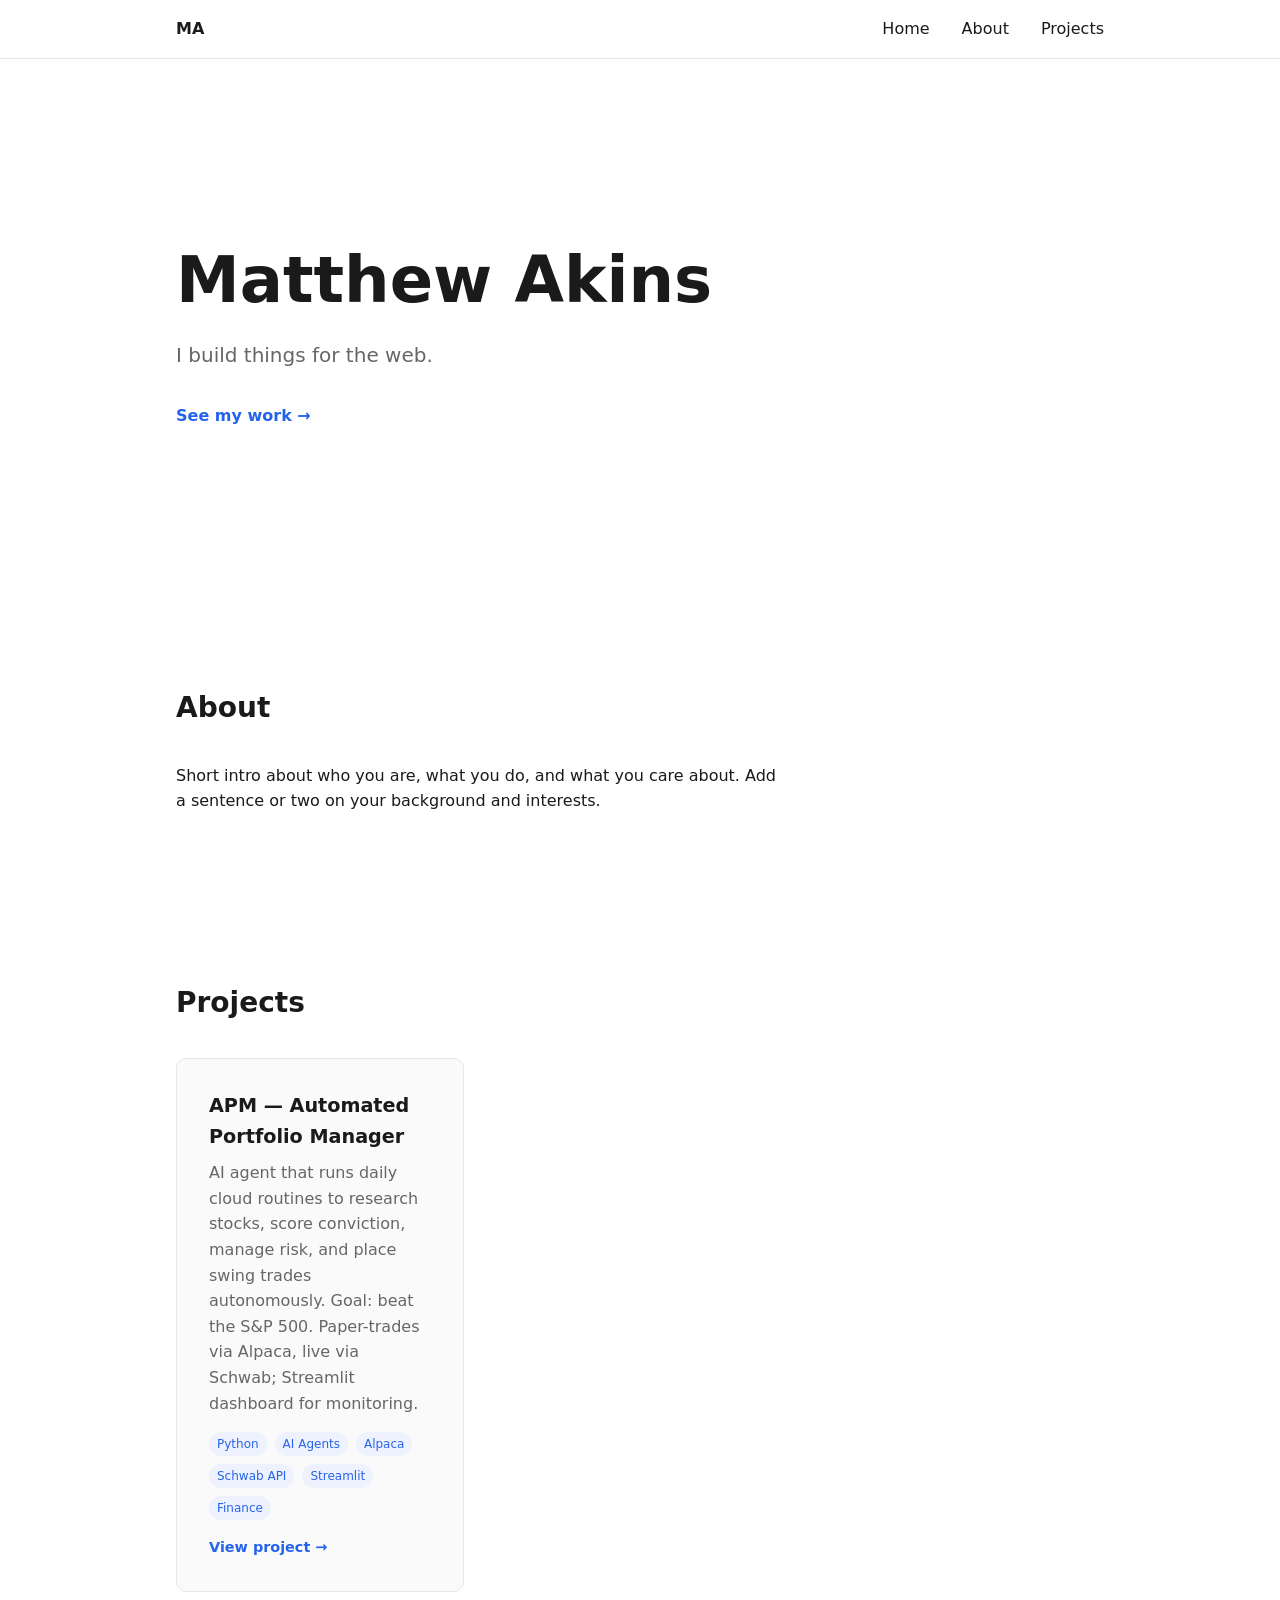
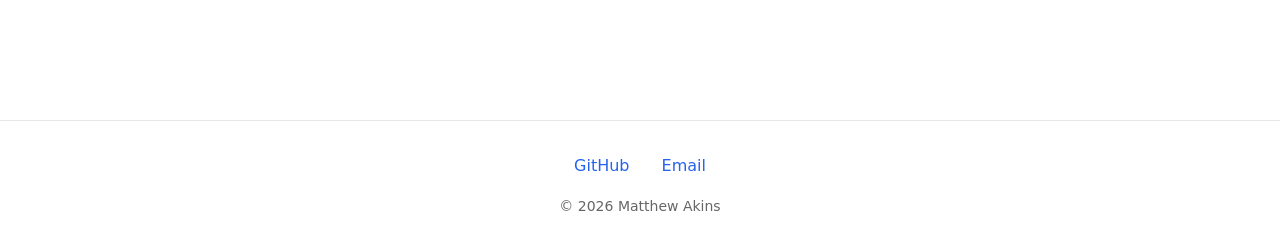
<file: index.html>
<!DOCTYPE html>
<html lang="en">
<head>
  <meta charset="UTF-8" />
  <meta name="viewport" content="width=device-width, initial-scale=1.0" />
  <title>Matthew Akins — Projects</title>
  <meta name="description" content="Personal project showcase of Matthew Akins." />
  <link rel="stylesheet" href="styles.css" />
</head>
<body>
  <header class="site-header">
    <nav class="nav">
      <a class="nav__brand" href="#home">MA</a>
      <ul class="nav__links">
        <li><a href="#home">Home</a></li>
        <li><a href="#about">About</a></li>
        <li><a href="#projects">Projects</a></li>
      </ul>
    </nav>
  </header>

  <main>
    <section id="home" class="hero">
      <h1 class="hero__name">Matthew Akins</h1>
      <p class="hero__tagline">I build things for the web. <!-- one-liner placeholder --></p>
      <a class="hero__cta" href="#projects">See my work →</a>
    </section>

    <section id="about" class="about">
      <h2 class="section__title">About</h2>
      <p class="about__text">
        <!-- About placeholder — replace with real bio. -->
        Short intro about who you are, what you do, and what you care about.
        Add a sentence or two on your background and interests.
      </p>
    </section>

    <section id="projects" class="projects">
      <h2 class="section__title">Projects</h2>
      <div id="project-grid" class="project-grid">
        <!-- Cards injected by script.js from projects.json -->
      </div>
    </section>
  </main>

  <footer class="site-footer">
    <ul class="footer__links">
      <li><a href="https://github.com/" target="_blank" rel="noopener">GitHub</a></li>
      <li><a href="mailto:matt.acorns24@gmail.com">Email</a></li>
    </ul>
    <p class="footer__note">© <span id="year"></span> Matthew Akins</p>
  </footer>

  <script src="script.js"></script>
</body>
</html>
</file>
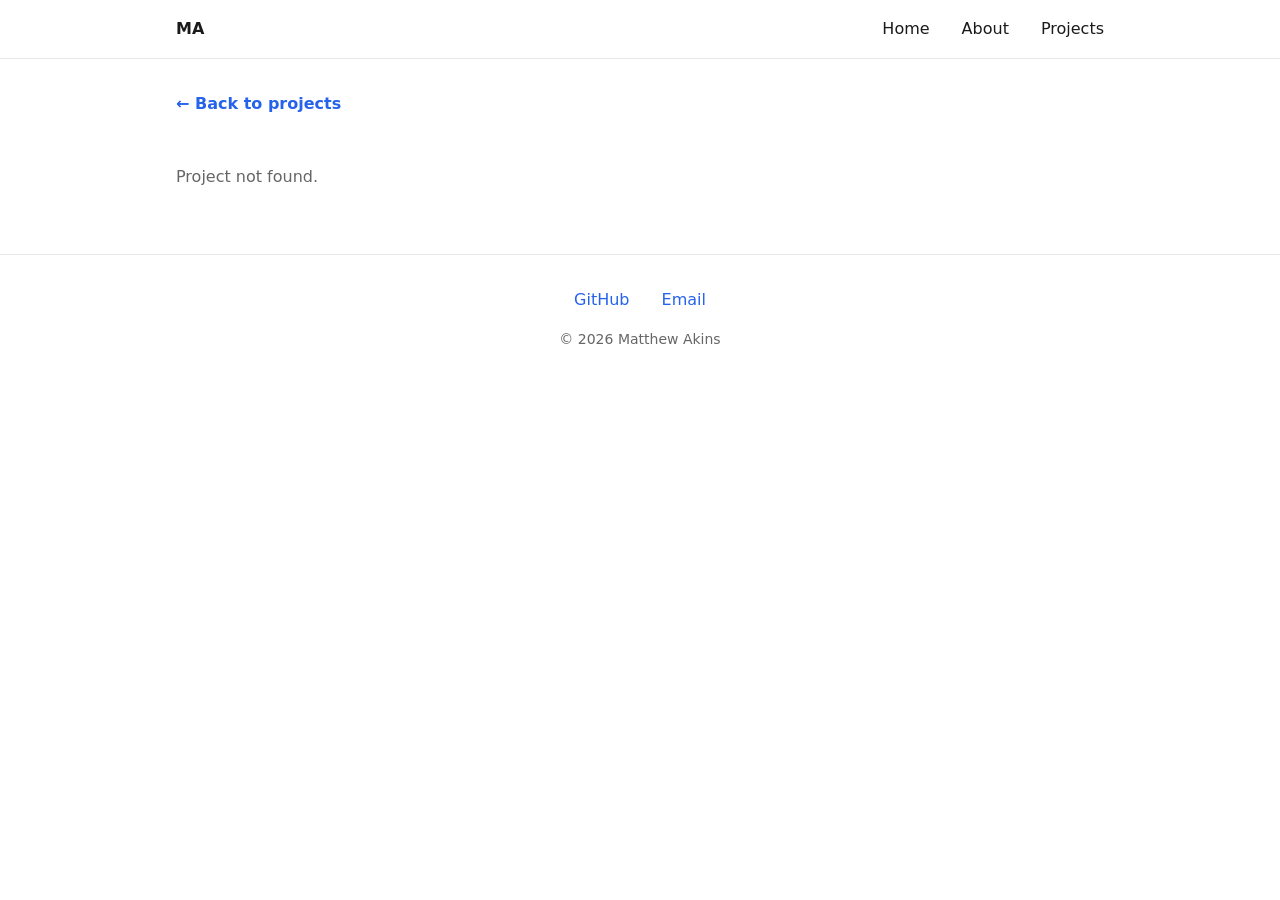
<file: project.html>
<!DOCTYPE html>
<html lang="en">
<head>
  <meta charset="UTF-8" />
  <meta name="viewport" content="width=device-width, initial-scale=1.0" />
  <title>Project — Matthew Akins</title>
  <meta name="description" content="Project detail." />
  <link rel="stylesheet" href="styles.css" />
</head>
<body>
  <header class="site-header">
    <nav class="nav">
      <a class="nav__brand" href="index.html">MA</a>
      <ul class="nav__links">
        <li><a href="index.html#home">Home</a></li>
        <li><a href="index.html#about">About</a></li>
        <li><a href="index.html#projects">Projects</a></li>
      </ul>
    </nav>
  </header>

  <main>
    <a class="detail-back" href="index.html#projects">← Back to projects</a>
    <article id="project-detail" class="detail">
      <!-- Rendered by project.js from projects/<slug>.json -->
    </article>
  </main>

  <footer class="site-footer">
    <ul class="footer__links">
      <li><a href="https://github.com/mattacorns24" target="_blank" rel="noopener">GitHub</a></li>
      <li><a href="mailto:matt.acorns24@gmail.com">Email</a></li>
    </ul>
    <p class="footer__note">© <span id="year"></span> Matthew Akins</p>
  </footer>

  <script src="project.js"></script>
</body>
</html>
</file>
<file: styles.css>
/* ===== Baseline — kept minimal; polish pass via Claude design later ===== */

:root {
  --color-bg: #ffffff;
  --color-fg: #1a1a1a;
  --color-muted: #666666;
  --color-accent: #2563eb;
  --color-border: #e5e7eb;
  --color-card: #fafafa;

  --space-sm: 0.5rem;
  --space-md: 1rem;
  --space-lg: 2rem;
  --space-xl: 4rem;

  --max-width: 960px;
  --radius: 10px;
}

* { box-sizing: border-box; }

html { scroll-behavior: smooth; }

body {
  margin: 0;
  font-family: system-ui, -apple-system, "Segoe UI", Roboto, sans-serif;
  color: var(--color-fg);
  background: var(--color-bg);
  line-height: 1.6;
}

a { color: var(--color-accent); text-decoration: none; }
a:hover { text-decoration: underline; }

/* ===== Header / nav ===== */
.site-header {
  position: sticky;
  top: 0;
  background: rgba(255, 255, 255, 0.85);
  backdrop-filter: blur(8px);
  border-bottom: 1px solid var(--color-border);
  z-index: 10;
}
.nav {
  max-width: var(--max-width);
  margin: 0 auto;
  padding: var(--space-md);
  display: flex;
  align-items: center;
  justify-content: space-between;
}
.nav__brand { font-weight: 700; color: var(--color-fg); }
.nav__links {
  list-style: none;
  display: flex;
  gap: var(--space-lg);
  margin: 0;
  padding: 0;
}
.nav__links a { color: var(--color-fg); }

/* ===== Sections ===== */
main { max-width: var(--max-width); margin: 0 auto; padding: 0 var(--space-md); }
section { padding: var(--space-xl) 0; }
.section__title { font-size: 1.75rem; margin-bottom: var(--space-lg); }

/* ===== Hero ===== */
.hero {
  min-height: 60vh;
  display: flex;
  flex-direction: column;
  justify-content: center;
}
.hero__name { font-size: clamp(2.5rem, 6vw, 4rem); margin: 0 0 var(--space-sm); }
.hero__tagline { font-size: 1.25rem; color: var(--color-muted); margin: 0 0 var(--space-lg); }
.hero__cta { font-weight: 600; }

/* ===== About ===== */
.about__text { max-width: 60ch; color: var(--color-fg); }

/* ===== Projects ===== */
.project-grid {
  display: grid;
  grid-template-columns: repeat(auto-fill, minmax(260px, 1fr));
  gap: var(--space-lg);
}
.card {
  border: 1px solid var(--color-border);
  background: var(--color-card);
  border-radius: var(--radius);
  padding: var(--space-lg);
  display: flex;
  flex-direction: column;
  gap: var(--space-sm);
}
.card {
  color: inherit;
  text-decoration: none;
  transition: transform 0.15s ease, box-shadow 0.15s ease, border-color 0.15s ease;
}
.card:hover {
  text-decoration: none;
  transform: translateY(-3px);
  box-shadow: 0 8px 24px rgba(0, 0, 0, 0.08);
  border-color: var(--color-accent);
}
.card__title { margin: 0; font-size: 1.2rem; }
.card__desc { margin: 0; color: var(--color-muted); flex-grow: 1; }
.card__tags { display: flex; flex-wrap: wrap; gap: var(--space-sm); margin-top: var(--space-sm); }
.card__tag {
  font-size: 0.75rem;
  background: #eef2ff;
  color: var(--color-accent);
  padding: 0.15rem 0.5rem;
  border-radius: 999px;
}
.card__image { width: 100%; border-radius: var(--radius); }
.card__more { margin-top: var(--space-sm); color: var(--color-accent); font-weight: 600; font-size: 0.9rem; }
.projects__empty { color: var(--color-muted); }

/* ===== Project detail page ===== */
.detail-back {
  display: inline-block;
  margin: var(--space-lg) 0;
  font-weight: 600;
}
.detail-hero { margin-bottom: var(--space-xl); }
.detail-hero__title { font-size: clamp(2rem, 5vw, 3rem); margin: 0 0 var(--space-sm); }
.detail-hero__summary { font-size: 1.15rem; color: var(--color-muted); max-width: 65ch; margin: 0 0 var(--space-md); }
.detail-hero__links { display: flex; gap: var(--space-md); margin-top: var(--space-md); }
.detail-link {
  font-weight: 600;
  border: 1px solid var(--color-accent);
  border-radius: var(--radius);
  padding: 0.4rem 0.9rem;
}
.detail-link:hover { background: var(--color-accent); color: #fff; text-decoration: none; }
.detail-hero__image { width: 100%; border-radius: var(--radius); margin-top: var(--space-lg); }

.parts { display: flex; flex-direction: column; gap: var(--space-xl); }
.part {
  display: grid;
  grid-template-columns: 1fr 1fr;
  gap: var(--space-lg);
  align-items: center;
}
.part--reverse .part__media { order: 2; }
.part__title { margin: 0 0 var(--space-sm); font-size: 1.4rem; }
.part__desc { margin: 0; color: var(--color-muted); }
.part__image { width: 100%; border-radius: var(--radius); border: 1px solid var(--color-border); }
.part__image--placeholder {
  display: flex;
  align-items: center;
  justify-content: center;
  aspect-ratio: 16 / 9;
  background: var(--color-card);
  color: var(--color-muted);
  font-size: 0.9rem;
}
@media (max-width: 640px) {
  .part { grid-template-columns: 1fr; }
  .part--reverse .part__media { order: 0; }
}

/* ===== Footer ===== */
.site-footer {
  border-top: 1px solid var(--color-border);
  margin-top: var(--space-xl);
  padding: var(--space-lg) var(--space-md);
  text-align: center;
  color: var(--color-muted);
}
.footer__links {
  list-style: none;
  display: flex;
  gap: var(--space-lg);
  justify-content: center;
  padding: 0;
  margin: 0 0 var(--space-md);
}
.footer__note { margin: 0; font-size: 0.875rem; }

/* ===== Responsive ===== */
@media (max-width: 480px) {
  .nav__links { gap: var(--space-md); }
  section { padding: var(--space-lg) 0; }
}
</file>
